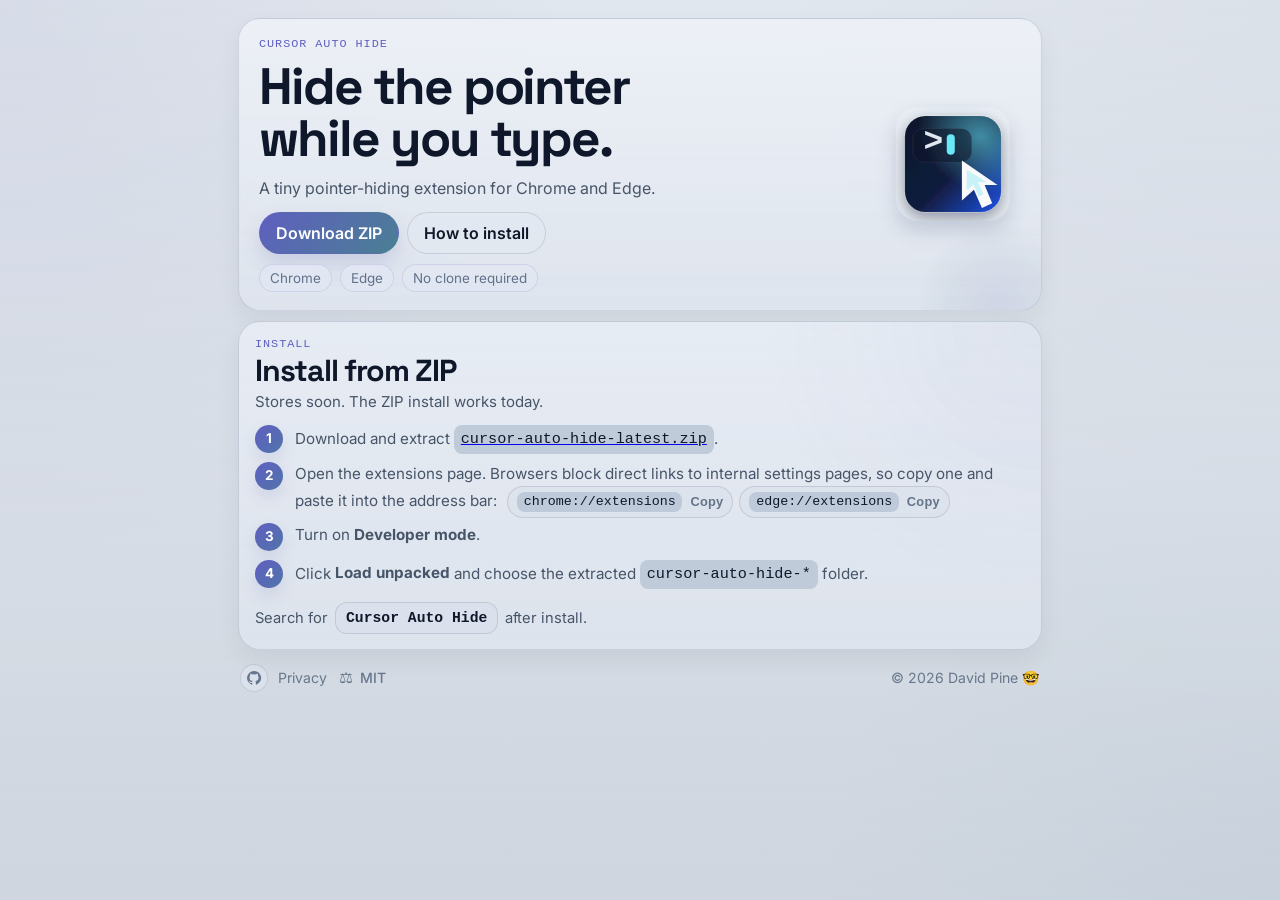
<file: docs/index.html>
<!doctype html>
<html lang="en">
  <head>
    <meta charset="utf-8">
    <meta name="viewport" content="width=device-width, initial-scale=1.0">
    <meta
      name="description"
      content="Cursor Auto Hide is a small Chrome and Edge extension that hides the mouse pointer while you type in editable controls."
    >
    <title>Cursor Auto Hide</title>
    <link rel="preconnect" href="https://fonts.googleapis.com">
    <link rel="preconnect" href="https://fonts.gstatic.com" crossorigin>
    <link
      href="https://fonts.googleapis.com/css2?family=Inter:wght@400;500;600;700&family=Space+Grotesk:wght@500;700&display=swap"
      rel="stylesheet"
    >
    <link rel="icon" href="assets/brand.svg" type="image/svg+xml">
    <link rel="stylesheet" href="styles.css">
    <script src="site.js" defer></script>
  </head>
  <body>
    <main class="site-shell">
      <section class="hero" aria-labelledby="hero-title">
        <div class="hero__content">
          <p class="eyebrow">Cursor Auto Hide</p>
          <h1 id="hero-title">Hide the pointer while you type.</h1>
          <p class="hero__lede">
            A tiny pointer-hiding extension for Chrome and Edge.
          </p>

          <div class="hero__actions">
            <a class="button button--primary" href="downloads/cursor-auto-hide-latest.zip" download>Download ZIP</a>
            <a class="button button--secondary" href="#install">How to install</a>
          </div>

          <p class="hero__meta" aria-label="Extension summary">
            <span>Chrome</span>
            <span>Edge</span>
            <span>No clone required</span>
          </p>
        </div>

        <div class="hero__art">
          <div class="hero__art-surface">
            <img class="hero__brand" src="assets/brand.svg" alt="">
          </div>
        </div>
      </section>

      <section id="install" class="install" aria-labelledby="install-title">
        <div class="install__header">
          <p class="section-label">Install</p>
          <h2 id="install-title">Install from ZIP</h2>
          <p class="install__note">Stores soon. The ZIP install works today.</p>
        </div>

        <ol class="steps">
          <li>
            Download and extract
            <a class="protocol-link" href="downloads/cursor-auto-hide-latest.zip" download><code>cursor-auto-hide-latest.zip</code></a>.
          </li>
          <li>
            Open the extensions page. Browsers block direct links to internal settings pages, so copy one and paste it
            into the address bar:
            <span class="protocol-actions" role="group" aria-label="Copy extensions page address">
              <button class="protocol-button" type="button" data-copy-url="chrome://extensions" aria-label="Copy chrome://extensions">
                <code>chrome://extensions</code>
                <span class="protocol-button__status" data-copy-status>Copy</span>
              </button>
              <button class="protocol-button" type="button" data-copy-url="edge://extensions" aria-label="Copy edge://extensions">
                <code>edge://extensions</code>
                <span class="protocol-button__status" data-copy-status>Copy</span>
              </button>
            </span>
          </li>
          <li>Turn on <strong>Developer mode</strong>.</li>
          <li>Click <strong>Load unpacked</strong> and choose the extracted <code>cursor-auto-hide-*</code> folder.</li>
        </ol>

        <p class="install__hint">
          Search for <span class="search-term">Cursor Auto Hide</span> after install.
        </p>
      </section>
    </main>

    <footer class="site-footer">
      <div class="site-footer__links">
        <a class="footer-icon-link" href="https://github.com/IEvangelist/cursor-auto-hide" aria-label="GitHub repository">
          <svg class="footer-icon footer-icon--filled" viewBox="0 0 24 24" aria-hidden="true">
            <path
              d="M12 1.5a10.5 10.5 0 0 0-3.32 20.46c.53.1.72-.23.72-.51v-1.95c-2.93.64-3.55-1.24-3.55-1.24-.48-1.22-1.18-1.55-1.18-1.55-.96-.66.07-.64.07-.64 1.06.07 1.62 1.09 1.62 1.09.94 1.61 2.46 1.15 3.06.88.1-.68.37-1.15.67-1.41-2.34-.27-4.8-1.17-4.8-5.23 0-1.16.41-2.11 1.09-2.86-.11-.27-.47-1.36.1-2.84 0 0 .89-.29 2.93 1.09a10.1 10.1 0 0 1 5.34 0c2.04-1.38 2.93-1.09 2.93-1.09.57 1.48.21 2.57.1 2.84.68.75 1.09 1.7 1.09 2.86 0 4.07-2.47 4.95-4.83 5.21.38.33.72.97.72 1.96v2.9c0 .28.19.62.73.51A10.5 10.5 0 0 0 12 1.5Z"
            />
          </svg>
        </a>
        <a class="footer-link" href="https://github.com/IEvangelist/cursor-auto-hide/blob/main/PRIVACY.md">Privacy</a>
        <a class="footer-link footer-link--with-icon" href="https://github.com/IEvangelist/cursor-auto-hide/blob/main/LICENSE" aria-label="MIT license">
          <span class="footer-emoji" aria-hidden="true">⚖</span>
          <span>MIT</span>
        </a>
      </div>

      <a class="site-footer__author" href="https://davidpine.dev/">© 2026 David Pine 🤓</a>
    </footer>
  </body>
</html>
</file>
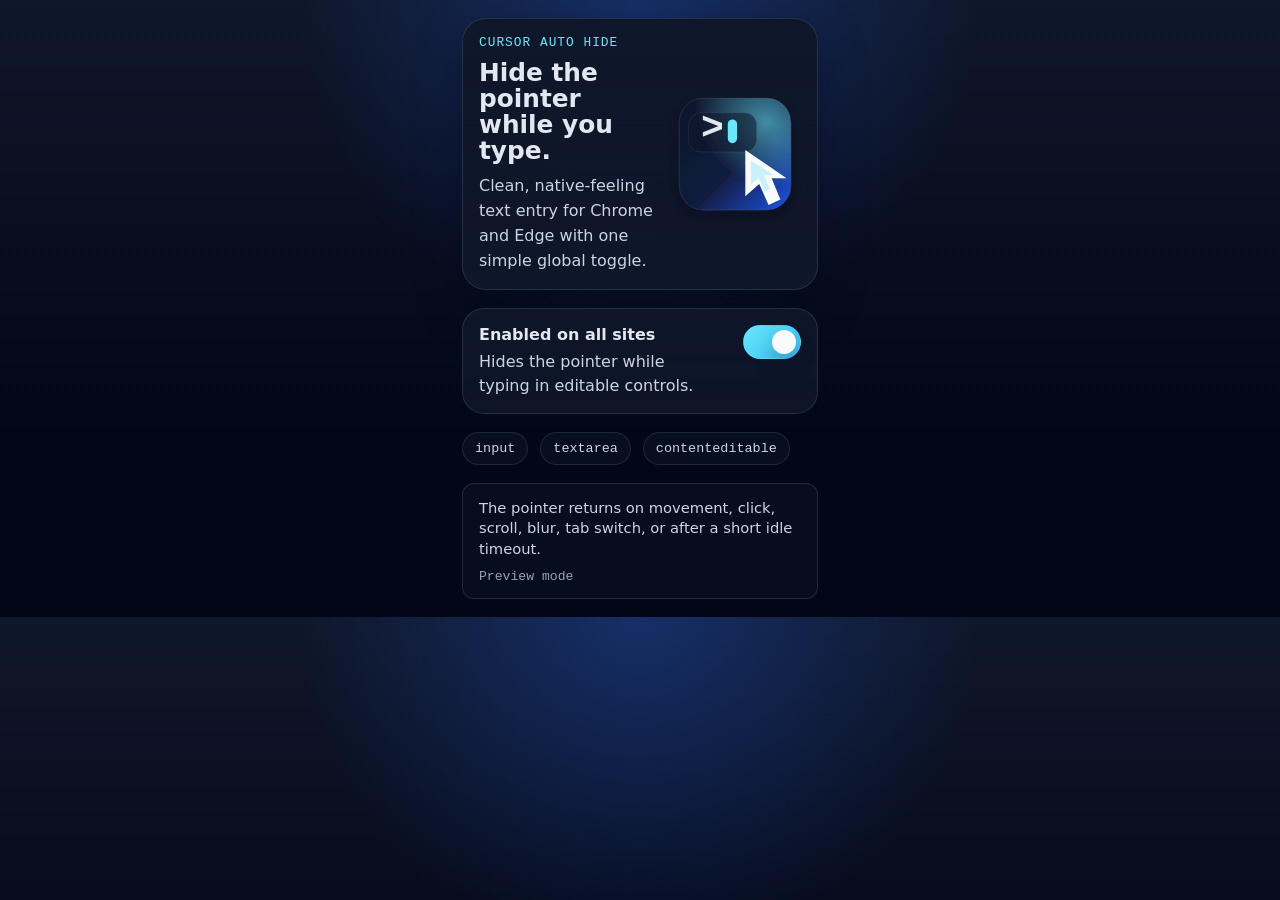
<file: popup.html>
<!doctype html>
<html lang="en">
  <head>
    <meta charset="utf-8">
    <meta name="viewport" content="width=device-width, initial-scale=1.0">
    <title>Cursor Auto Hide</title>
    <link rel="icon" href="docs/assets/brand.svg" type="image/svg+xml">
    <link rel="stylesheet" href="popup.css">
  </head>
  <body>
    <main class="popup">
      <section class="popup__hero">
        <div class="popup__copy">
          <p class="popup__eyebrow">Cursor Auto Hide</p>
          <h1>Hide the pointer while you type.</h1>
          <p class="popup__lede">
            Clean, native-feeling text entry for Chrome and Edge with one simple global toggle.
          </p>
        </div>

        <object class="popup__brand" data="docs/assets/brand.svg" type="image/svg+xml" tabindex="-1"></object>
      </section>

      <label class="toggle-card" for="enabledToggle">
        <span class="toggle-card__copy">
          <strong>Enabled on all sites</strong>
          <span id="statusText">Hides the pointer while typing in editable controls.</span>
        </span>

        <span class="toggle-switch">
          <input id="enabledToggle" type="checkbox">
          <span class="toggle-switch__track">
            <span class="toggle-switch__thumb"></span>
          </span>
        </span>
      </label>

      <div class="popup__chips" aria-label="Supported fields">
        <span>input</span>
        <span>textarea</span>
        <span>contenteditable</span>
      </div>

      <footer class="popup__footer">
        <p class="popup__hint">
          The pointer returns on movement, click, scroll, blur, tab switch, or after a short idle timeout.
        </p>
        <p id="versionText" class="popup__version"></p>
      </footer>
    </main>

    <script src="popup.js"></script>
  </body>
</html>
</file>
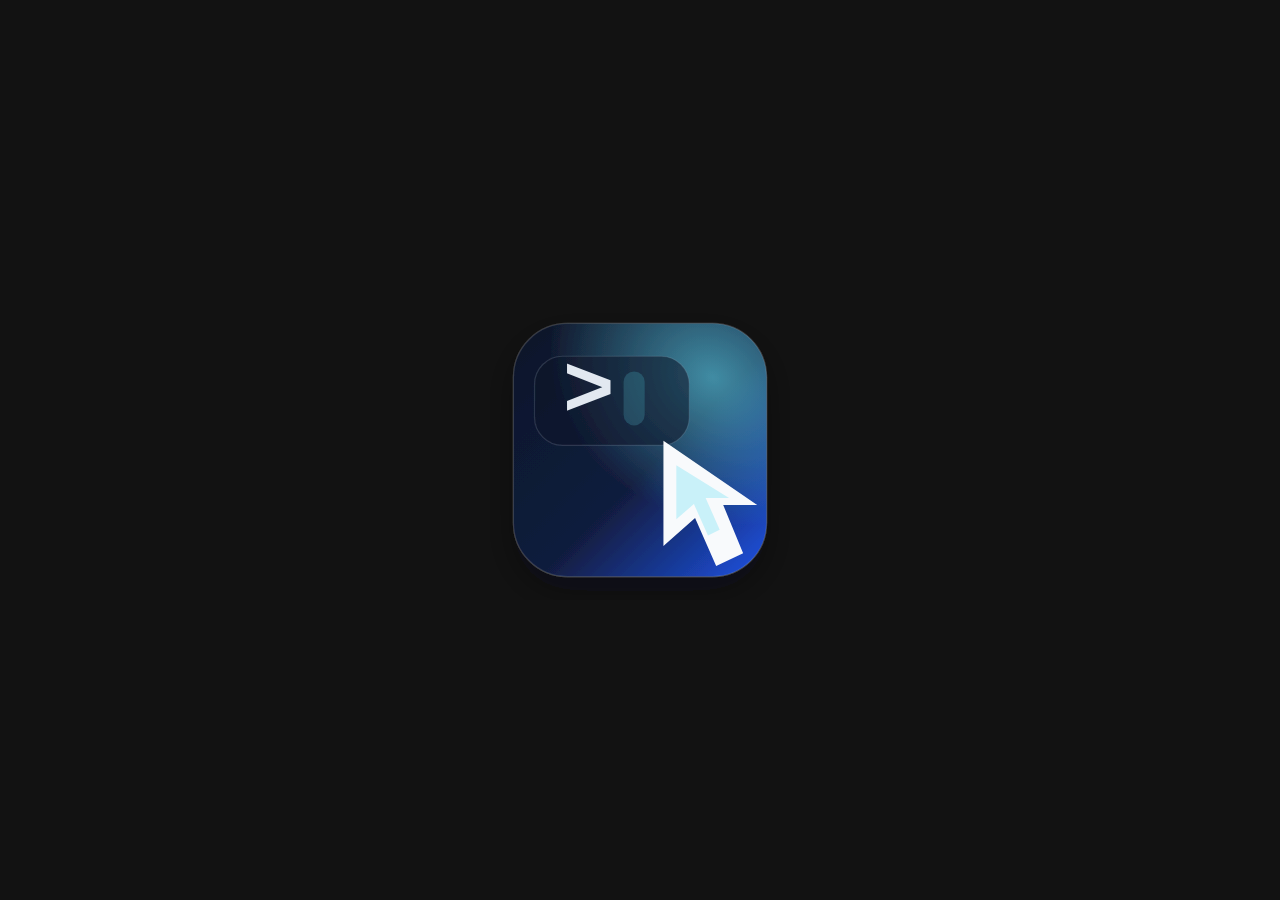
<file: artifacts/edge-addons/source/logo-300.html>
<!doctype html>
<html lang="en">
  <head>
    <meta charset="utf-8">
    <meta name="viewport" content="width=device-width, initial-scale=1.0">
    <title>Cursor Auto Hide - Store logo source</title>
    <link rel="stylesheet" href="store.css">
  </head>
  <body class="logo-body">
    <img class="logo-mark" src="../../../docs/assets/brand.svg" alt="Cursor Auto Hide logo">
  </body>
</html>
</file>
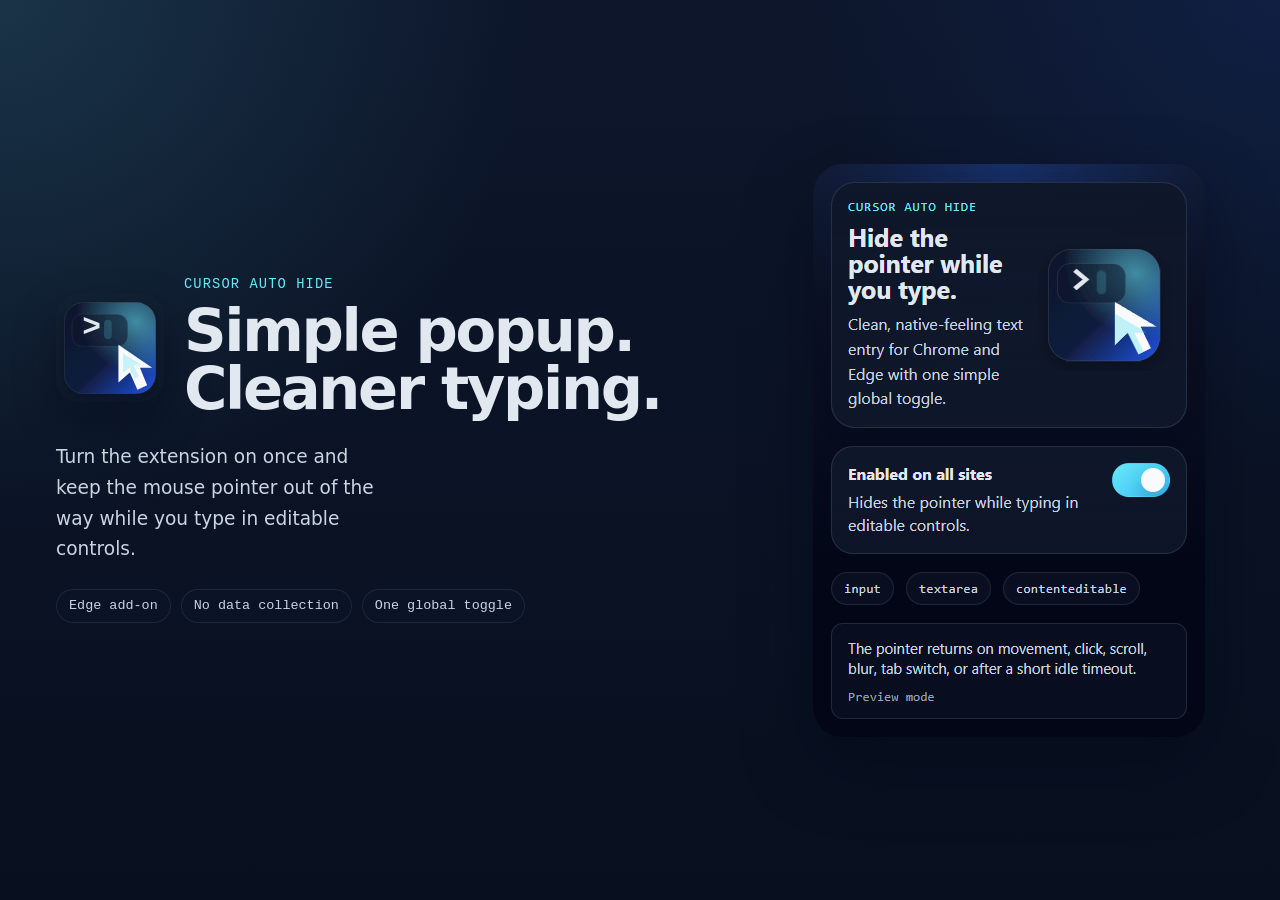
<file: artifacts/edge-addons/source/popup-overview.html>
<!doctype html>
<html lang="en">
  <head>
    <meta charset="utf-8">
    <meta name="viewport" content="width=device-width, initial-scale=1.0">
    <title>Cursor Auto Hide - Edge store screenshot 1</title>
    <link rel="stylesheet" href="store.css">
  </head>
  <body class="store-body">
    <main class="store-canvas store-canvas--popup">
      <section class="store-copy">
        <div class="store-brand">
          <img class="store-brand__mark" src="../../../docs/assets/brand.svg" alt="">
          <div class="store-brand__text">
            <p class="eyebrow">Cursor Auto Hide</p>
            <h1>Simple popup.<br>Cleaner typing.</h1>
          </div>
        </div>

        <p class="lede">
          Turn the extension on once and keep the mouse pointer out of the way while you type in editable controls.
        </p>

        <div class="chip-row" aria-label="Highlights">
          <span class="chip">Edge add-on</span>
          <span class="chip">No data collection</span>
          <span class="chip">One global toggle</span>
        </div>
      </section>

      <section class="popup-stage" aria-label="Popup preview">
        <img class="popup-preview" src="../popup-preview.png" alt="Cursor Auto Hide popup preview">
      </section>
    </main>
  </body>
</html>
</file>
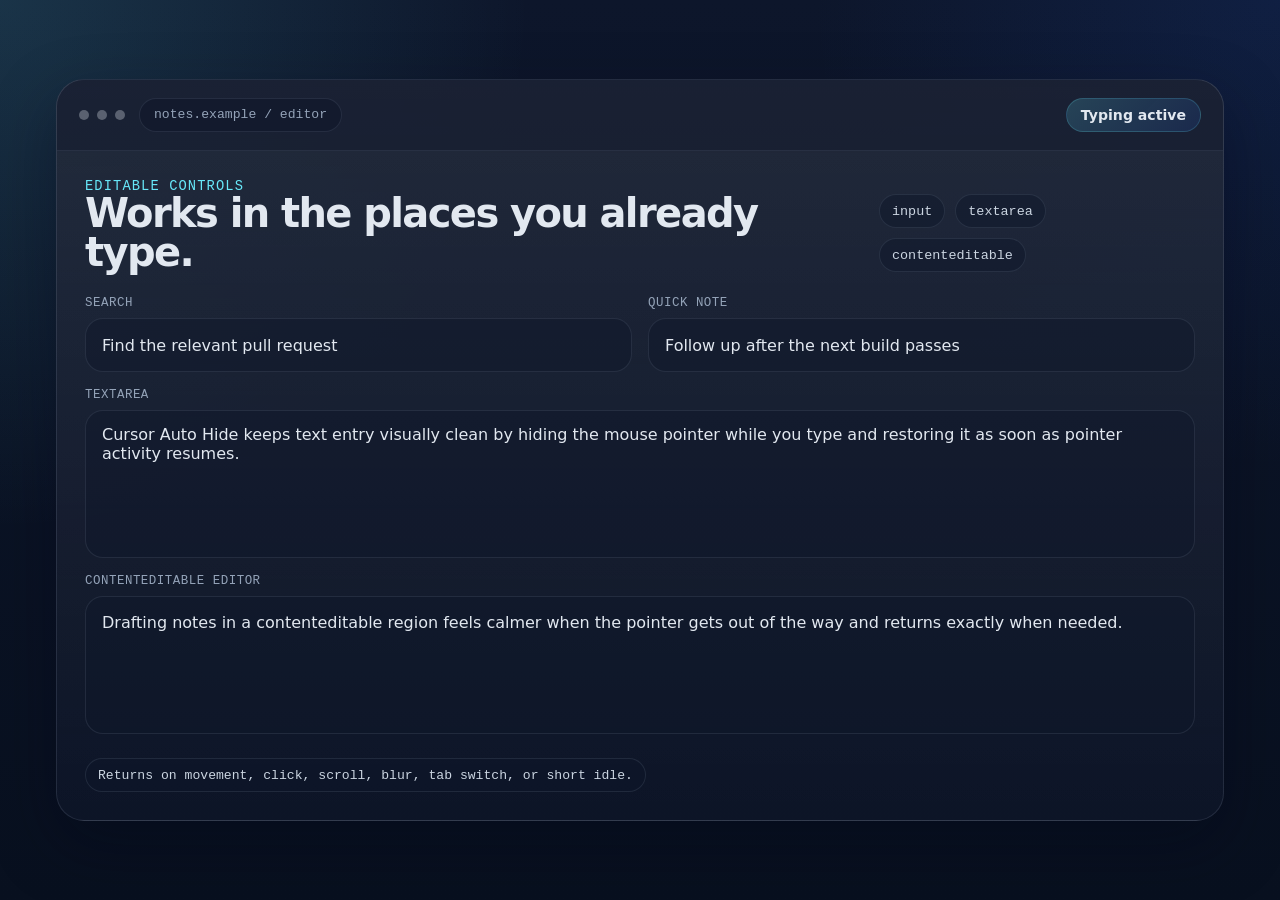
<file: artifacts/edge-addons/source/typing-demo.html>
<!doctype html>
<html lang="en">
  <head>
    <meta charset="utf-8">
    <meta name="viewport" content="width=device-width, initial-scale=1.0">
    <title>Cursor Auto Hide - Edge store screenshot 2</title>
    <link rel="stylesheet" href="store.css">
  </head>
  <body class="store-body">
    <main class="store-canvas store-canvas--demo">
      <section class="browser-shot" aria-label="Browser demo">
        <div class="browser-shot__bar">
          <div class="browser-shot__dots" aria-hidden="true">
            <span></span>
            <span></span>
            <span></span>
          </div>
          <div class="browser-shot__url">notes.example / editor</div>
          <div class="browser-shot__state">Typing active</div>
        </div>

        <div class="browser-shot__page">
          <header class="page-header">
            <div>
              <p class="eyebrow">Editable controls</p>
              <h2>Works in the places you already type.</h2>
            </div>
            <div class="chip-row" aria-label="Supported fields">
              <span class="chip">input</span>
              <span class="chip">textarea</span>
              <span class="chip">contenteditable</span>
            </div>
          </header>

          <div class="page-grid">
            <label class="field">
              <span class="field__label">Search</span>
              <input class="field__control" type="text" value="Find the relevant pull request" readonly>
            </label>

            <label class="field">
              <span class="field__label">Quick note</span>
              <input class="field__control" type="text" value="Follow up after the next build passes" readonly>
            </label>

            <label class="field field--wide">
              <span class="field__label">Textarea</span>
              <textarea class="field__control field__control--large" readonly>Cursor Auto Hide keeps text entry visually clean by hiding the mouse pointer while you type and restoring it as soon as pointer activity resumes.</textarea>
            </label>

            <div class="field field--wide">
              <span class="field__label">Contenteditable editor</span>
              <div class="field__editor" contenteditable="true" spellcheck="false">
                Drafting notes in a contenteditable region feels calmer when the pointer gets out of the way and returns exactly when needed.
              </div>
            </div>
          </div>

          <footer class="page-footer">
            <span class="mini-note">Returns on movement, click, scroll, blur, tab switch, or short idle.</span>
          </footer>
        </div>
      </section>
    </main>
  </body>
</html>
</file>
<file: docs/styles.css>
:root {
  color-scheme: light;
  --bg: #cfd6e0;
  --bg-accent: #bcc8d8;
  --surface: rgba(222, 228, 237, 0.88);
  --surface-strong: rgba(231, 236, 244, 0.95);
  --border: rgba(88, 102, 128, 0.2);
  --text: #0f172a;
  --muted: #475569;
  --subtle: #64748b;
  --accent: #5f5fc0;
  --accent-2: #5174aa;
  --accent-3: #4a7f93;
  --shadow: 0 10px 24px rgba(15, 23, 42, 0.06);
  --radius: 22px;
  --mono: "SFMono-Regular", Consolas, "Liberation Mono", Menlo, monospace;
  --heading: "Space Grotesk", Inter, "Segoe UI", system-ui, sans-serif;
}

* {
  box-sizing: border-box;
}

html {
  scroll-behavior: smooth;
}

body {
  margin: 0;
  min-height: 100vh;
  color: var(--text);
  font-family: Inter, "Segoe UI", system-ui, sans-serif;
  background:
    radial-gradient(circle at top left, rgba(91, 91, 164, 0.085), transparent 36%),
    radial-gradient(circle at top right, rgba(91, 109, 146, 0.05), transparent 32%),
    radial-gradient(circle at bottom right, rgba(71, 116, 138, 0.05), transparent 30%),
    linear-gradient(180deg, #dee4ec 0%, var(--bg) 100%);
}

body::before {
  content: "";
  position: fixed;
  inset: 0;
  pointer-events: none;
  background: linear-gradient(180deg, rgba(255, 255, 255, 0.11), rgba(255, 255, 255, 0));
}

.site-shell {
  width: min(804px, calc(100% - 24px));
  margin: 0 auto;
  padding: 18px 0 10px;
}

.hero,
.install,
.site-footer {
  width: 100%;
}

.hero,
.install {
  border: 1px solid var(--border);
  border-radius: var(--radius);
  background:
    linear-gradient(180deg, rgba(255, 255, 255, 0.22), rgba(255, 255, 255, 0)),
    linear-gradient(180deg, var(--surface-strong), var(--surface));
  box-shadow: var(--shadow);
  backdrop-filter: blur(14px);
}

.hero {
  position: relative;
  overflow: hidden;
  display: grid;
  grid-template-columns: minmax(0, 1fr) 136px;
  gap: 16px;
  align-items: center;
  padding: 18px 20px;
}

.hero::after {
  content: "";
  position: absolute;
  inset: auto -38px -74px auto;
  width: 160px;
  height: 160px;
  border-radius: 999px;
  background: radial-gradient(circle, rgba(91, 91, 164, 0.11), rgba(71, 116, 138, 0.05) 48%, transparent 74%);
  pointer-events: none;
}

.hero__content {
  position: relative;
  z-index: 1;
  display: grid;
  gap: 10px;
  max-width: 480px;
}

.hero__art {
  position: relative;
  z-index: 1;
  display: flex;
  justify-content: center;
}

.hero__art-surface {
  display: flex;
  align-items: center;
  justify-content: center;
  width: min(100%, 126px);
  aspect-ratio: 1;
  padding: 6px;
  border-radius: 24px;
  background: radial-gradient(circle, rgba(91, 91, 164, 0.08), rgba(71, 116, 138, 0.03) 58%, transparent 78%);
}

.hero__brand {
  display: block;
  width: 100%;
  aspect-ratio: 1;
  border: 0;
  border-radius: 22px;
  overflow: hidden;
  box-shadow: 0 10px 20px rgba(33, 46, 89, 0.16);
}

.eyebrow,
.section-label,
.search-term,
code {
  font-family: var(--mono);
}

.eyebrow,
.section-label {
  margin: 0;
  color: var(--accent);
  font-size: 0.74rem;
  letter-spacing: 0.08em;
  text-transform: uppercase;
}

h1,
h2 {
  margin: 0;
  font-family: var(--heading);
  line-height: 1.02;
  letter-spacing: -0.04em;
}

h1 {
  font-size: clamp(2rem, 5vw, 3.2rem);
}

h2 {
  font-size: clamp(1.35rem, 3vw, 1.9rem);
}

.hero__lede,
.steps,
.install__note,
.install__hint,
.site-footer {
  margin: 0;
  color: var(--muted);
  line-height: 1.65;
}

.hero__actions {
  display: flex;
  flex-wrap: wrap;
  gap: 8px;
}

.button {
  display: inline-flex;
  align-items: center;
  justify-content: center;
  min-height: 42px;
  padding: 0 16px;
  border-radius: 999px;
  border: 1px solid transparent;
  text-decoration: none;
  font-weight: 600;
  transition: transform 140ms ease, filter 140ms ease, background-color 140ms ease, border-color 140ms ease;
}

.button:hover {
  transform: translateY(-1px);
  filter: saturate(1.02);
}

.button--primary {
  color: #ffffff;
  background: linear-gradient(135deg, var(--accent), var(--accent-3));
  box-shadow: 0 10px 20px rgba(91, 91, 164, 0.18);
}

.button--secondary {
  color: var(--text);
  background: rgba(226, 232, 241, 0.82);
  border-color: var(--border);
}

.button:focus-visible,
.footer-link:focus-visible,
.footer-icon-link:focus-visible,
.site-footer__author:focus-visible {
  outline: 3px solid rgba(91, 91, 164, 0.18);
  outline-offset: 3px;
}

.hero__meta {
  display: flex;
  flex-wrap: wrap;
  gap: 8px;
  margin: 0;
}

.hero__meta span {
  display: inline-flex;
  align-items: center;
  min-height: 28px;
  padding: 0 10px;
  border-radius: 999px;
  background: rgba(226, 232, 243, 0.88);
  border: 1px solid rgba(91, 91, 164, 0.14);
  color: #62718a;
  font-size: 0.84rem;
}

.install {
  display: grid;
  gap: 12px;
  margin-top: 10px;
  padding: 15px 16px;
  background:
    radial-gradient(circle at top right, rgba(91, 91, 164, 0.055), transparent 32%),
    linear-gradient(180deg, var(--surface-strong), var(--surface));
}

.install__header {
  display: grid;
  gap: 4px;
}

.install__note {
  max-width: 38ch;
  font-size: 0.94rem;
}

.steps {
  padding: 0;
  list-style: none;
  counter-reset: step;
  line-height: 1.58;
}

.steps li {
  position: relative;
  min-height: 32px;
  padding-left: 40px;
  font-size: 0.95rem;
}

.steps li::before {
  counter-increment: step;
  content: counter(step);
  position: absolute;
  top: 0;
  left: 0;
  display: grid;
  place-items: center;
  width: 28px;
  height: 28px;
  border-radius: 999px;
  background: linear-gradient(135deg, var(--accent), var(--accent-2));
  color: #ffffff;
  font-size: 0.84rem;
  font-weight: 700;
  line-height: 1;
  box-shadow: 0 8px 16px rgba(91, 91, 164, 0.14);
}

.steps li + li {
  margin-top: 5px;
}

.steps strong,
.steps code,
.steps a,
.steps button {
  display: inline-flex;
}

.install__hint {
  display: flex;
  flex-wrap: wrap;
  align-items: center;
  gap: 7px;
  font-size: 0.92rem;
}

.search-term {
  display: inline-flex;
  align-items: center;
  min-height: 32px;
  padding: 0 10px;
  border-radius: 12px;
  background: rgba(219, 226, 236, 0.94);
  border: 1px solid var(--border);
  color: var(--text);
  font-size: 0.92rem;
  font-weight: 600;
}

code {
  padding: 0.16rem 0.42rem;
  border-radius: 8px;
  background: rgba(188, 200, 216, 0.9);
  color: var(--text);
}

.protocol-actions {
  display: inline-flex;
  flex-wrap: wrap;
  gap: 6px;
  margin-left: 6px;
  vertical-align: middle;
}

.protocol-button {
  display: inline-flex;
  align-items: center;
  gap: 8px;
  min-height: 32px;
  padding: 0 9px;
  border: 1px solid var(--border);
  border-radius: 999px;
  background: rgba(220, 227, 237, 0.9);
  color: var(--text);
  cursor: pointer;
}

.protocol-button:hover,
.protocol-button:focus-visible {
  border-color: rgba(91, 91, 164, 0.2);
  background: rgba(225, 232, 241, 0.96);
}

.protocol-button__status {
  color: var(--subtle);
  font-size: 0.8rem;
  font-weight: 600;
  letter-spacing: 0.02em;
}

.protocol-button[data-copy-state="copied"] {
  border-color: rgba(91, 91, 164, 0.18);
  background: rgba(91, 91, 164, 0.08);
}

.protocol-button[data-copy-state="copied"] .protocol-button__status {
  color: var(--accent);
}

.site-footer {
  display: flex;
  align-items: center;
  justify-content: space-between;
  width: min(804px, calc(100% - 24px));
  margin: 0 auto 10px;
  gap: 10px;
  padding: 4px 2px 0;
  font-size: 0.88rem;
}

.site-footer__links {
  display: flex;
  align-items: center;
  flex-wrap: wrap;
  gap: 10px;
}

.footer-link,
.site-footer__author,
.footer-icon-link {
  color: var(--subtle);
  text-decoration: none;
  transition: color 140ms ease, transform 140ms ease;
}

.footer-link:hover,
.site-footer__author:hover,
.footer-icon-link:hover {
  color: var(--accent);
}

.footer-icon-link {
  display: inline-flex;
  align-items: center;
  justify-content: center;
  width: 28px;
  height: 28px;
  border-radius: 999px;
  background: rgba(220, 227, 237, 0.92);
  border: 1px solid var(--border);
}

.footer-link--with-icon {
  display: inline-flex;
  align-items: center;
  gap: 5px;
  font-weight: 500;
}

.footer-icon {
  width: 16px;
  height: 16px;
}

.footer-link--with-icon .footer-icon {
  width: 18px;
  height: 18px;
}

.footer-emoji {
  display: inline-flex;
  align-items: center;
  justify-content: center;
  width: 18px;
  height: 18px;
  font-size: 0.98rem;
  line-height: 1;
}

.footer-icon--filled {
  fill: currentColor;
}

.footer-icon--scale {
  fill: currentColor;
}

@media (max-width: 760px) {
  .install {
    grid-template-columns: 1fr;
  }

  .hero {
    grid-template-columns: 1fr;
    padding: 20px;
  }

  .hero__art {
    order: -1;
    justify-content: flex-start;
  }

  .hero__art-surface {
    width: 98px;
    padding: 6px;
  }

  .install {
    padding: 16px;
  }

  .site-footer {
    flex-direction: column;
    align-items: flex-start;
    padding-top: 12px;
  }
}

@media (min-width: 761px) {
  .install {
    grid-template-columns: 1fr;
    gap: 10px;
  }
}

@media (max-width: 540px) {
  .site-shell {
    width: min(100% - 18px, 760px);
    padding-top: 18px;
  }

  .site-footer {
    width: min(100% - 18px, 760px);
  }

  .hero,
  .install {
    border-radius: 18px;
  }

  .hero__actions {
    flex-direction: column;
  }

  .button {
    width: 100%;
  }
}
</file>
<file: popup.css>
:root,
html {
  background:
    radial-gradient(circle at top, rgba(37, 99, 235, 0.32), transparent 38%),
    linear-gradient(180deg, #0f172a 0%, var(--bg) 72%);
}

:root {
  color-scheme: light dark;
  font-family: Inter, "Segoe UI", system-ui, sans-serif;
  --bg: #020617;
  --surface: rgba(15, 23, 42, 0.86);
  --surface-soft: rgba(15, 23, 42, 0.58);
  --border: rgba(148, 163, 184, 0.18);
  --text: #e2e8f0;
  --muted: #cbd5e1;
  --subtle: #94a3b8;
  --accent: #67e8f9;
  --mono: "SFMono-Regular", Consolas, "Liberation Mono", Menlo, monospace;
}

* {
  box-sizing: border-box;
}

body {
  margin: 0;
  width: min(392px, 100vw);
  min-width: 360px;
  margin-inline: auto;
  color: var(--text);
}

.popup {
  display: grid;
  gap: 18px;
  padding: 18px;
  width: 100%;
}

.popup__hero {
  display: grid;
  gap: 14px;
  grid-template-columns: 1.2fr 0.9fr;
  align-items: center;
  padding: 16px;
  border-radius: 24px;
  border: 1px solid var(--border);
  background:
    linear-gradient(180deg, rgba(15, 23, 42, 0.92), rgba(15, 23, 42, 0.72)),
    var(--surface);
  box-shadow: 0 18px 48px rgba(2, 6, 23, 0.34);
}

.popup__copy {
  display: grid;
  gap: 10px;
}

.popup__eyebrow,
.popup__chips span,
.popup__version {
  font-family: var(--mono);
}

.popup__eyebrow {
  margin: 0;
  color: var(--accent);
  font-size: 0.8rem;
  letter-spacing: 0.08em;
  text-transform: uppercase;
}

.popup__hero h1 {
  margin: 0;
  font-size: 1.55rem;
  line-height: 1.05;
}

.popup__lede {
  margin: 0;
  color: var(--muted);
  line-height: 1.55;
}

.popup__brand {
  width: 132px;
  height: 132px;
  margin-left: auto;
  border: 0;
  border-radius: 24px;
  overflow: hidden;
}

.toggle-card {
  display: flex;
  align-items: start;
  justify-content: space-between;
  gap: 12px;
  padding: 16px;
  border-radius: 22px;
  border: 1px solid var(--border);
  background:
    linear-gradient(180deg, rgba(15, 23, 42, 0.88), rgba(15, 23, 42, 0.62)),
    var(--surface-soft);
}

.toggle-card__copy {
  display: grid;
  gap: 6px;
  max-width: 240px;
}

.toggle-card__copy strong {
  font-size: 1rem;
}

.toggle-card__copy span {
  color: var(--muted);
  line-height: 1.45;
}

.toggle-switch {
  position: relative;
  display: inline-flex;
  align-items: center;
  justify-content: center;
}

.toggle-switch input {
  position: absolute;
  inset: 0;
  margin: 0;
  opacity: 0;
  cursor: pointer;
}

.toggle-switch__track {
  position: relative;
  display: inline-flex;
  align-items: center;
  width: 58px;
  height: 34px;
  padding: 4px;
  border-radius: 999px;
  background: rgba(51, 65, 85, 0.82);
  border: 1px solid rgba(148, 163, 184, 0.16);
  transition: background-color 150ms ease, border-color 150ms ease;
}

.toggle-switch__thumb {
  width: 24px;
  height: 24px;
  border-radius: 999px;
  background: #f8fafc;
  box-shadow: 0 10px 20px rgba(15, 23, 42, 0.26);
  transition: transform 150ms ease;
}

.toggle-switch input:checked + .toggle-switch__track {
  background: linear-gradient(135deg, var(--accent), #38bdf8);
  border-color: transparent;
}

.toggle-switch input:checked + .toggle-switch__track .toggle-switch__thumb {
  transform: translateX(24px);
}

.toggle-switch input:focus-visible + .toggle-switch__track {
  outline: 2px solid rgba(103, 232, 249, 0.72);
  outline-offset: 2px;
}

.popup__chips {
  display: flex;
  flex-wrap: wrap;
  gap: 12px;
}

.popup__chips span {
  padding: 8px 12px;
  border-radius: 999px;
  border: 1px solid rgba(148, 163, 184, 0.16);
  background: rgba(15, 23, 42, 0.52);
  color: var(--muted);
  font-size: 0.84rem;
}

.popup__footer {
  display: grid;
  gap: 10px;
  padding: 14px 16px;
  border-radius: 12px;
  background: rgba(15, 23, 42, 0.46);
  border: 1px solid var(--border);
}

.popup__hint {
  margin: 0;
  color: var(--muted);
  line-height: 1.4;
  font-size: 0.92rem;
}

.popup__version {
  margin: 0;
  color: var(--subtle);
  font-size: 0.82rem;
}
</file>
<file: artifacts/edge-addons/source/store.css>
:root {
  color-scheme: dark;
  font-family: Inter, "Segoe UI", system-ui, sans-serif;
  --bg: #08101f;
  --surface: rgba(15, 23, 42, 0.7);
  --surface-strong: rgba(15, 23, 42, 0.92);
  --border: rgba(148, 163, 184, 0.16);
  --text: #e2e8f0;
  --muted: #cbd5e1;
  --subtle: #94a3b8;
  --accent: #67e8f9;
  --accent-2: #2563eb;
  --radius: 28px;
  --mono: "SFMono-Regular", Consolas, "Liberation Mono", Menlo, monospace;
}

* {
  box-sizing: border-box;
}

html,
body {
  width: 100%;
  height: 100%;
  margin: 0;
}

body {
  color: var(--text);
}

.store-body {
  overflow: hidden;
  background:
    radial-gradient(circle at top left, rgba(103, 232, 249, 0.14), transparent 34%),
    radial-gradient(circle at top right, rgba(37, 99, 235, 0.12), transparent 30%),
    linear-gradient(180deg, #0d162b 0%, var(--bg) 100%);
}

.store-canvas {
  min-height: 100vh;
  padding: 56px;
}

.store-canvas--popup {
  display: grid;
  grid-template-columns: minmax(0, 1fr) 430px;
  gap: 48px;
  align-items: center;
}

.store-canvas--demo {
  display: grid;
  align-items: center;
}

.store-copy {
  display: grid;
  gap: 24px;
  align-content: center;
}

.store-brand {
  display: grid;
  grid-template-columns: 108px minmax(0, 1fr);
  gap: 20px;
  align-items: center;
}

.store-brand__mark {
  display: block;
  width: 108px;
  height: 108px;
  border-radius: 24px;
  box-shadow: 0 18px 42px rgba(2, 6, 23, 0.36);
}

.store-brand__text {
  display: grid;
  gap: 10px;
}

.eyebrow,
.field__label,
.browser-shot__url,
.chip,
.mini-note {
  font-family: var(--mono);
}

.eyebrow {
  margin: 0;
  color: var(--accent);
  font-size: 0.86rem;
  letter-spacing: 0.08em;
  text-transform: uppercase;
}

h1,
h2 {
  margin: 0;
  line-height: 0.98;
  letter-spacing: -0.04em;
}

h1 {
  font-size: 3.7rem;
}

h2 {
  font-size: 2.5rem;
}

.lede {
  margin: 0;
  max-width: 28ch;
  color: var(--muted);
  font-size: 1.16rem;
  line-height: 1.65;
}

.chip-row {
  display: flex;
  flex-wrap: wrap;
  gap: 10px;
}

.chip {
  display: inline-flex;
  align-items: center;
  min-height: 34px;
  padding: 0 12px;
  border-radius: 999px;
  background: rgba(15, 23, 42, 0.46);
  border: 1px solid rgba(148, 163, 184, 0.14);
  color: var(--muted);
  font-size: 0.84rem;
}

.popup-stage {
  display: grid;
  place-items: center;
}

.popup-preview {
  display: block;
  width: 392px;
  height: auto;
  border-radius: 30px;
  overflow: hidden;
  box-shadow: 0 28px 70px rgba(2, 6, 23, 0.45);
}

.browser-shot {
  overflow: hidden;
  border: 1px solid var(--border);
  border-radius: var(--radius);
  background:
    linear-gradient(180deg, rgba(255, 255, 255, 0.08), rgba(255, 255, 255, 0)),
    linear-gradient(180deg, var(--surface-strong), var(--surface));
  box-shadow: 0 24px 64px rgba(2, 6, 23, 0.34);
}

.browser-shot__bar {
  display: flex;
  align-items: center;
  gap: 14px;
  padding: 18px 22px;
  border-bottom: 1px solid rgba(148, 163, 184, 0.12);
  background: rgba(15, 23, 42, 0.42);
}

.browser-shot__dots {
  display: flex;
  gap: 8px;
}

.browser-shot__dots span {
  width: 10px;
  height: 10px;
  border-radius: 999px;
  background: rgba(226, 232, 240, 0.32);
}

.browser-shot__url {
  display: inline-flex;
  align-items: center;
  min-height: 34px;
  padding: 0 14px;
  border-radius: 999px;
  background: rgba(15, 23, 42, 0.56);
  border: 1px solid rgba(148, 163, 184, 0.14);
  color: var(--subtle);
  font-size: 0.82rem;
}

.browser-shot__state {
  margin-left: auto;
  display: inline-flex;
  align-items: center;
  min-height: 34px;
  padding: 0 14px;
  border-radius: 999px;
  background: linear-gradient(135deg, rgba(103, 232, 249, 0.18), rgba(37, 99, 235, 0.14));
  border: 1px solid rgba(103, 232, 249, 0.18);
  color: var(--text);
  font-size: 0.88rem;
  font-weight: 600;
}

.browser-shot__page {
  display: grid;
  gap: 24px;
  padding: 28px;
}

.page-header {
  display: flex;
  align-items: end;
  justify-content: space-between;
  gap: 20px;
}

.page-grid {
  display: grid;
  grid-template-columns: 1fr 1fr;
  gap: 16px;
}

.field {
  display: grid;
  gap: 8px;
}

.field--wide {
  grid-column: 1 / -1;
}

.field__label {
  color: var(--subtle);
  font-size: 0.78rem;
  letter-spacing: 0.04em;
  text-transform: uppercase;
}

.field__control,
.field__editor {
  width: 100%;
  border: 1px solid rgba(148, 163, 184, 0.14);
  border-radius: 18px;
  background: rgba(15, 23, 42, 0.48);
  color: var(--text);
  font: inherit;
  padding: 14px 16px;
}

.field__control {
  min-height: 54px;
}

.field__control--large {
  min-height: 148px;
  resize: none;
}

.field__editor {
  min-height: 138px;
  line-height: 1.55;
}

.page-footer {
  display: flex;
  flex-wrap: wrap;
  gap: 10px;
}

.mini-note {
  display: inline-flex;
  align-items: center;
  min-height: 34px;
  padding: 0 12px;
  border-radius: 999px;
  background: rgba(15, 23, 42, 0.46);
  border: 1px solid rgba(148, 163, 184, 0.14);
  color: var(--muted);
  font-size: 0.82rem;
}

.logo-body {
  display: grid;
  place-items: center;
  background: transparent;
}

.logo-mark {
  display: block;
  width: 300px;
  height: 300px;
}
</file>
